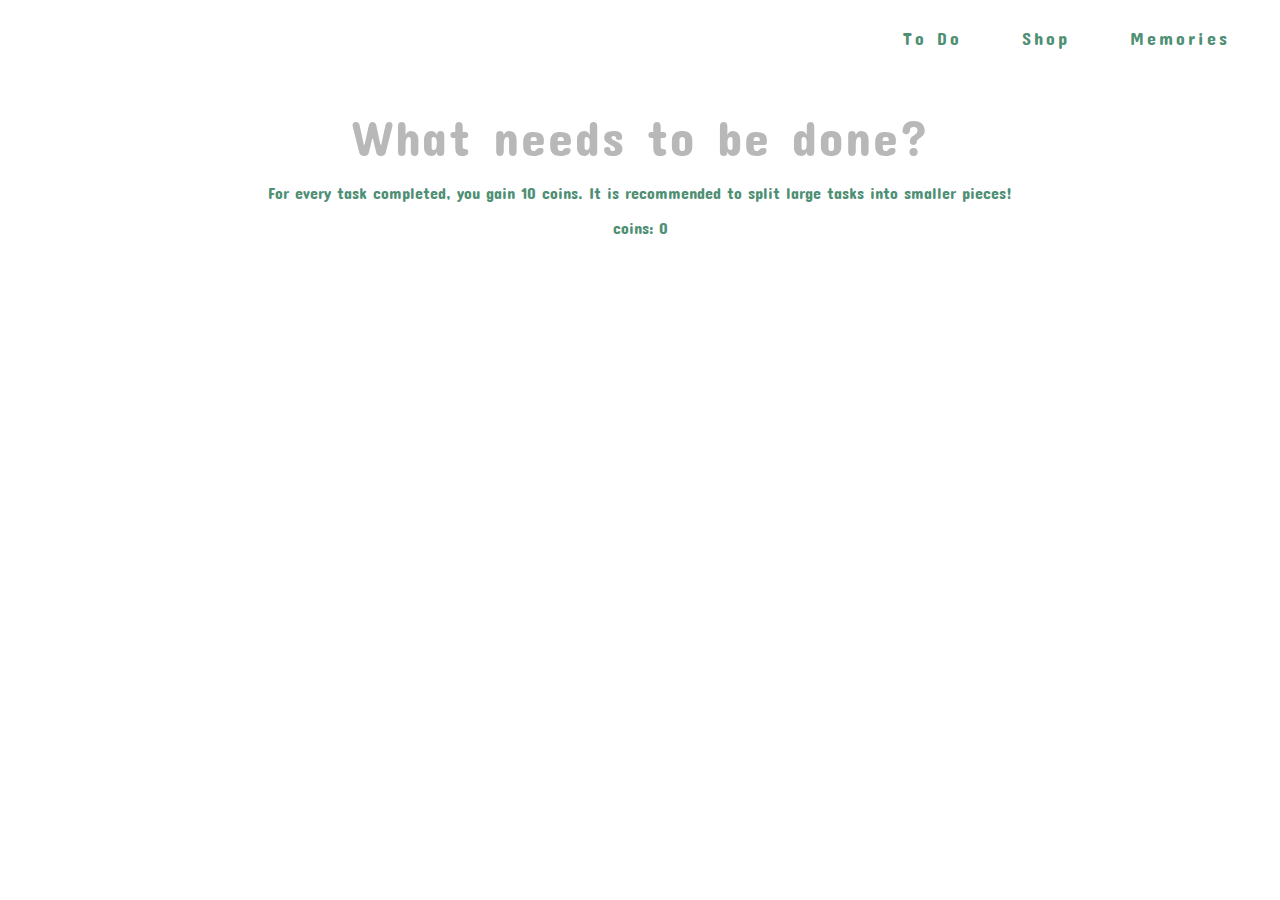
<file: index.html>
<!DOCTYPE html>
<html lang="en">
   <head>
      <meta charset="utf-8">
      <link rel="preconnect" href="https://fonts.gstatic.com">
      <link rel="preconnect" href="https://fonts.gstatic.com">
      <link rel="preconnect" href="https://fonts.gstatic.com">
      <link href="https://fonts.googleapis.com/css2?family=Concert+One&family=Kavoon&family=Montserrat&family=Space+Mono&display=swap" rel="stylesheet">
      <link rel="preconnect" href="https://fonts.gstatic.com">
<link href="https://fonts.googleapis.com/css2?family=Indie+Flower&display=swap" rel="stylesheet">
      <meta name="viewport" content="width=device-width, initial-scale=1">
      <link rel="icon" type="image/x-icon" href="favicon.png"/>
      <link rel="stylesheet" href="custom.css" />
      <title>
         To-do List
      </title>
   </head>
   <body>
      <!-- Navigation -->
    <div class="nav" id="nav">
        
        <ul class=nav-list>
        <!-- <a href="#about">Coins:</a>&nbsp; &nbsp;&nbsp;&nbsp; -->
            <a href="index.html">To Do</a>&nbsp; &nbsp;&nbsp;&nbsp;
            <a href="shop.html">Shop</a>&nbsp; &nbsp;&nbsp;&nbsp;
            <a href="collection.html">Memories</a>
        </ul>
       
    </div>

      <input id="input" placeholder="What needs to be done?">
      <p>For every task completed, you gain 10 coins. It is recommended to split large tasks into smaller pieces!</p>
      <p id="moni"></p>
      <ul id="list"></ul> 
   </body>
   <script src="app.js"></script>
</html>
</file>
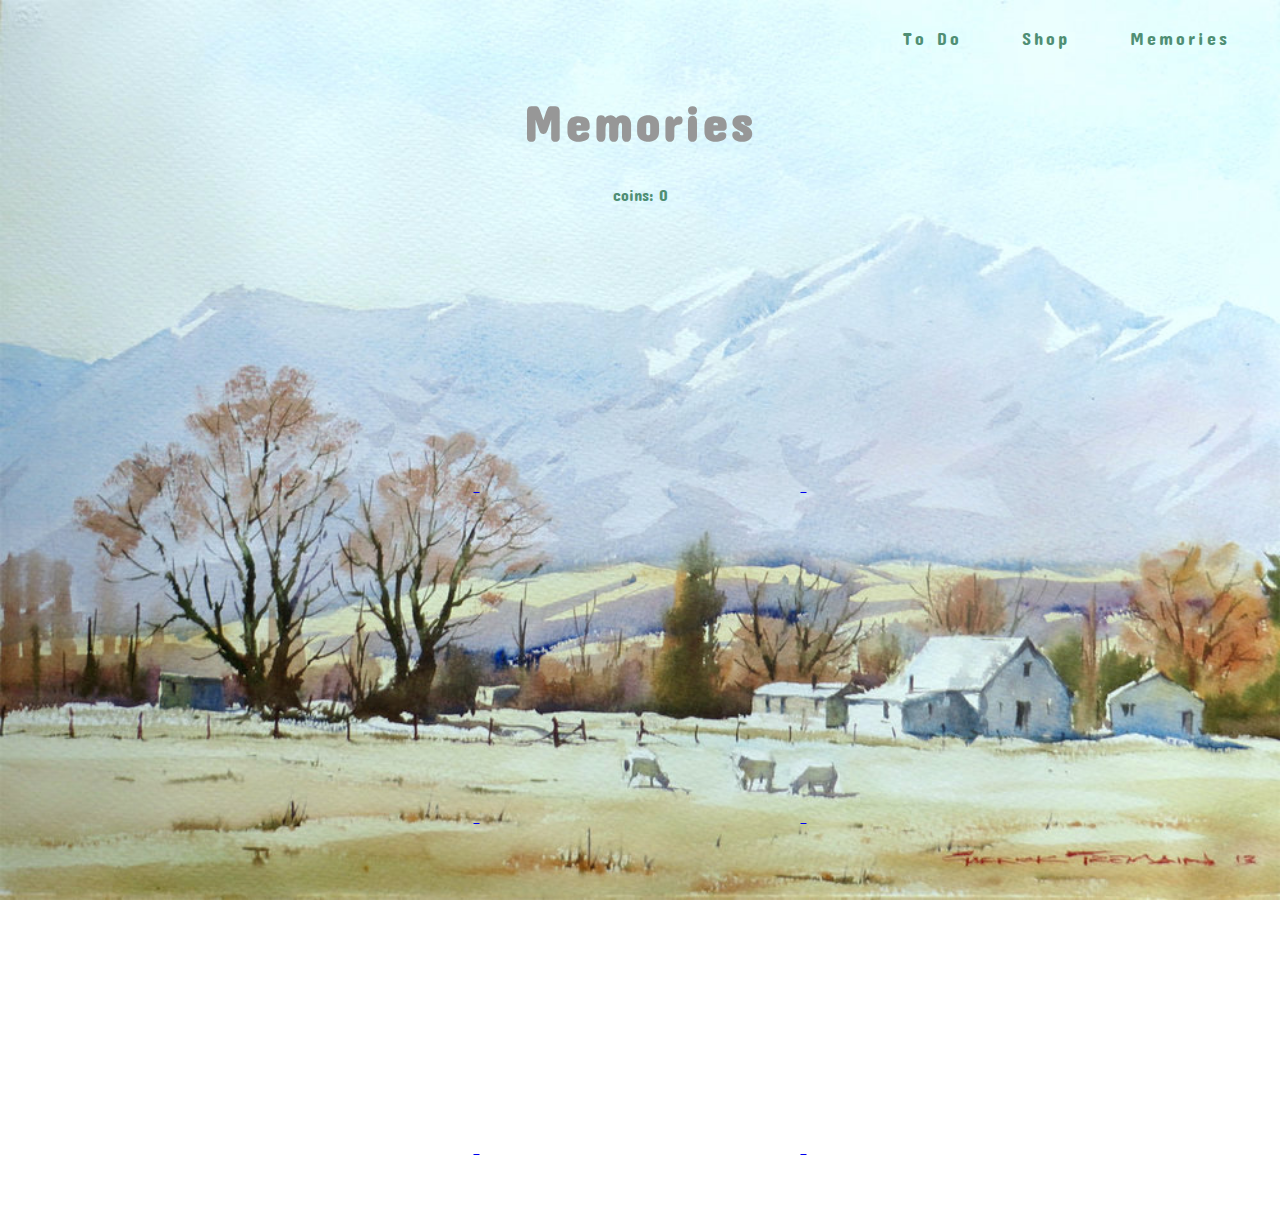
<file: collection.html>
<!DOCTYPE html>
<html lang="en">
   <head>
      <meta charset="utf-8">
            <link rel="preconnect" href="https://fonts.gstatic.com">
      <link rel="preconnect" href="https://fonts.gstatic.com">
      <link rel="preconnect" href="https://fonts.gstatic.com">
      <link href="https://fonts.googleapis.com/css2?family=Concert+One&family=Kavoon&family=Montserrat&family=Space+Mono&display=swap" rel="stylesheet">
      <link rel="preconnect" href="https://fonts.gstatic.com">
    <link href="https://fonts.googleapis.com/css2?family=Indie+Flower&display=swap" rel="stylesheet">
      <meta name="viewport" content="width=device-width, initial-scale=1">
      <link rel="icon" type="image/x-icon" href="favicon.png"/>
      <link rel="stylesheet" href="custom.css" />
      <style>
          body {
              background-image: url('park.jpg');
              background-repeat: no-repeat;
              background-attachment: fixed;
              background-size: 100% 100%;
          }
      </style>
      <title>
         Memories
      </title>
   </head>
   <body onload="loadOwned()">
         <!-- Navigation -->
    <div class="nav" id="nav">
        
        <ul class=nav-list>
        <!-- <a href="#about">Coins:</a>&nbsp; &nbsp;&nbsp;&nbsp; -->
            <a href="index.html">To Do</a>&nbsp; &nbsp;&nbsp;&nbsp;
            <a href="shop.html">Shop</a>&nbsp; &nbsp;&nbsp;&nbsp;
            <a href="collection.html">Memories</a>
        </ul>
       
    </div>

    <h1>Memories</h1>
    <p id="moni"></p>

  <div class="pic" id="pic1" visibility="hidden">
    <a href="https://youtu.be/XvZQQPF32Kg"><img src="bullTerrier.png" alt=""/>
    
    </div>
<div class="pic" id="pic2" visibility="hidden">
    <a href="https://youtu.be/bFc1EqGfd48"><img src="pug.png" alt=""/>
    
  </div>

 <div class="pic" id="pic3" visibility="hidden">
    <a href="https://youtu.be/7w8HlfC5Mb8"><img src="shiba.png" alt=""/>
    

  
</div>
 <div class="pic" id="pic4" visibility="hidden">
    <a href="https://youtu.be/lxm_2s--q3A"><img src="husky.png" alt=""/>
    

  </div>

  <div class="pic" id="pic5" visibility="hidden">
    <a href="https://youtu.be/5R2PRcWLSaE"><img src="maltese.png" alt=""/>
    
  </div>

  <div class="pic" id="pic6" visibility="hidden">
    <a href="https://youtu.be/B6jDa7PRbnE"><img src="russellTerrier.png" alt=""/>
   
  </div>

  <div class="pic" id="pic7" visibility="hidden">
    <a href="https://youtu.be/Kk66LcP4BIA"><img src="pom.png" alt=""/>
    
  </div>

  <div class="pic" id="pic8" visibility="hidden">
    <a href="https://youtu.be/NfXwt8Wqgvk"><img src="dash.png" alt=""/>
    
  </div>

  <div class="pic" id="pic9" visibility="hidden">
    <a href="https://youtu.be/nu77ETGoxAY"><img src="corgi.png" alt=""/>
 
  </div>
</div> 

        
    </body>
    <script src="app.js"></script>
</html>
</file>
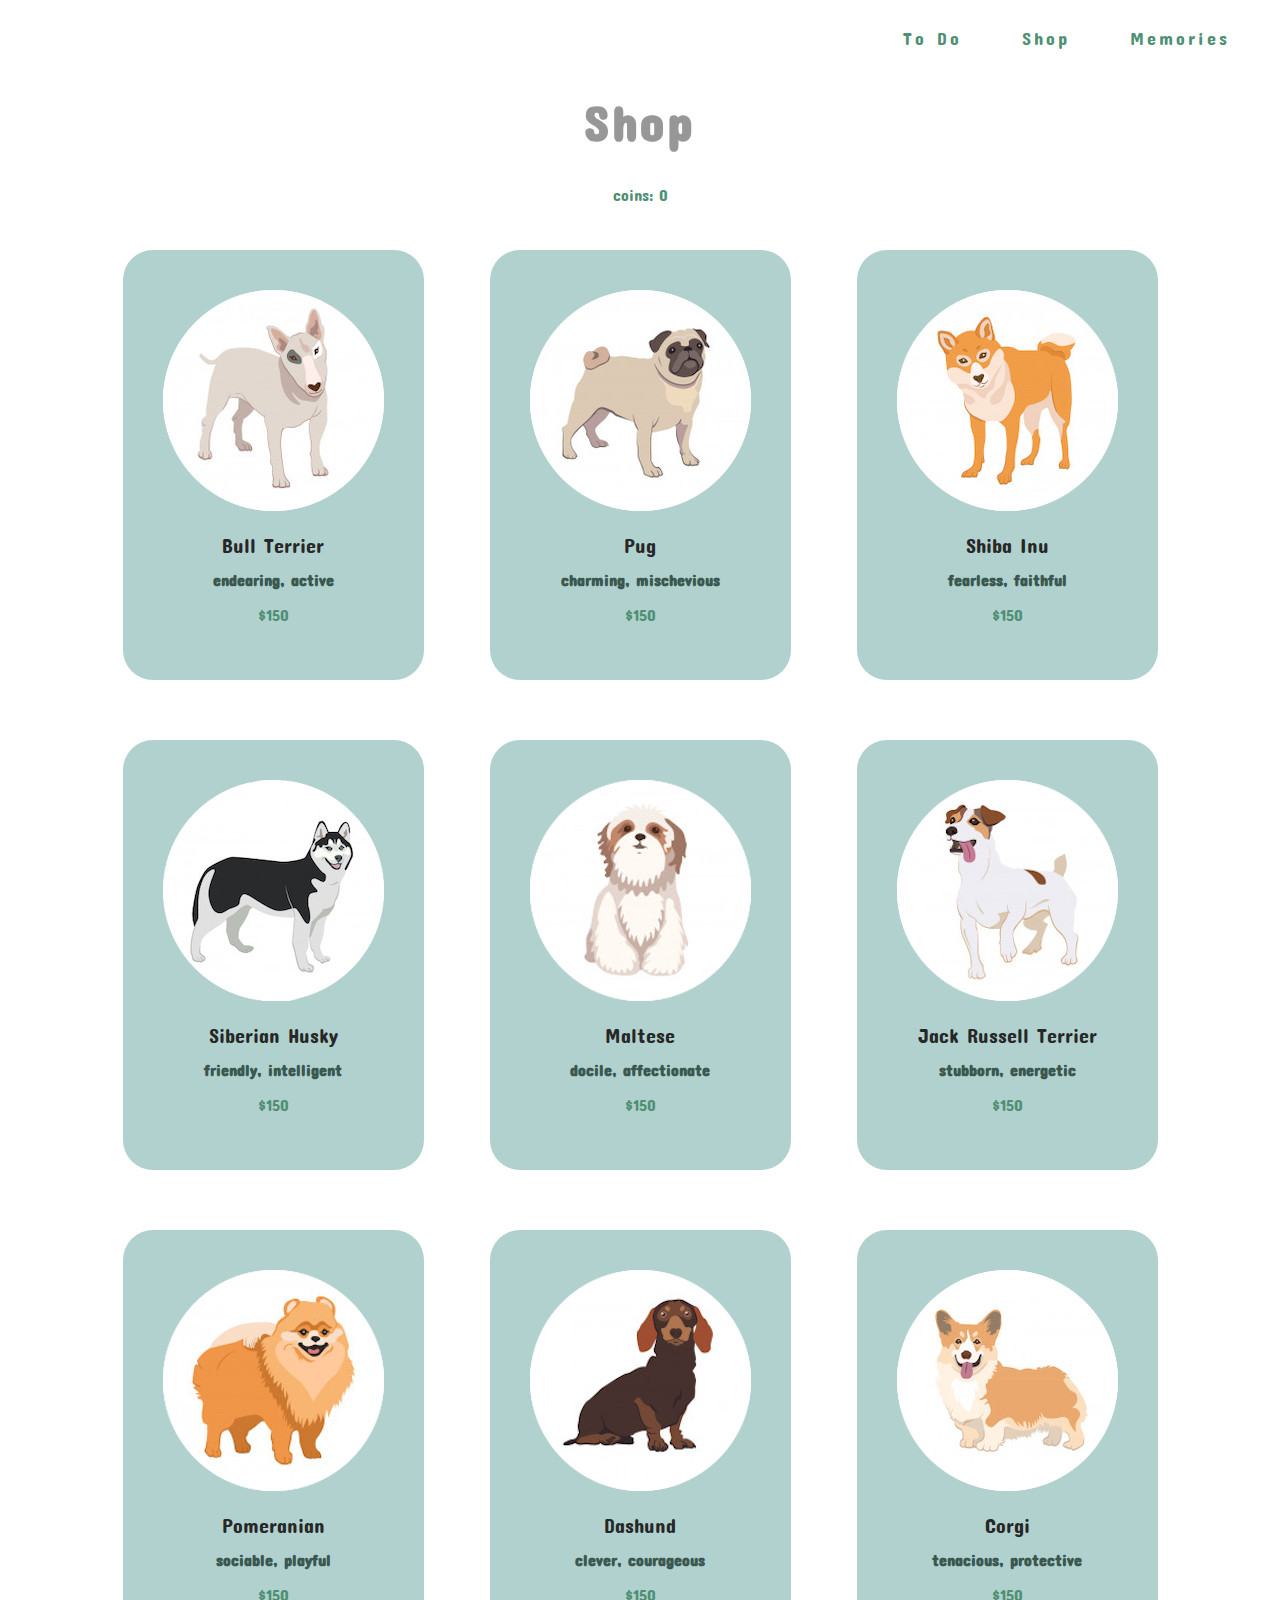
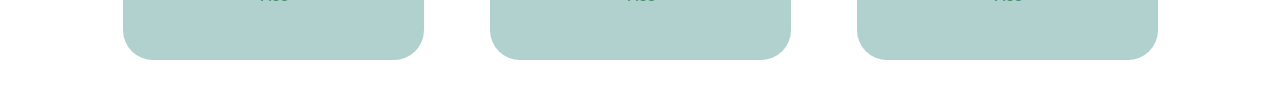
<file: shop.html>
<!DOCTYPE html>
<html lang="en">
   <head>
      <meta charset="utf-8">
      <link rel="preconnect" href="https://fonts.gstatic.com">
      <link rel="preconnect" href="https://fonts.gstatic.com">
      <link rel="preconnect" href="https://fonts.gstatic.com">
      <link href="https://fonts.googleapis.com/css2?family=Concert+One&family=Kavoon&family=Montserrat&family=Space+Mono&display=swap" rel="stylesheet">
      <link rel="preconnect" href="https://fonts.gstatic.com">
<link href="https://fonts.googleapis.com/css2?family=Indie+Flower&display=swap" rel="stylesheet">
      <meta name="viewport" content="width=device-width, initial-scale=1">
      <link rel="icon" type="image/x-icon" href="favicon.png"/>
      <link rel="stylesheet" href="custom.css" />
      <style>

      </style>
      <title>
         Shop
      </title>
      
   </head>
   <body onload="loadBought()">
         <!-- Navigation -->
    <div class="nav" id="nav">
        
        <ul class=nav-list>
        <!-- <a href="#about">Coins:</a>&nbsp; &nbsp;&nbsp;&nbsp; -->
            <a href="index.html">To Do</a>&nbsp; &nbsp;&nbsp;&nbsp;
            <a href="#about">Shop</a>&nbsp; &nbsp;&nbsp;&nbsp;
            <a href="collection.html">Memories</a>
        </ul>
       
    </div>

    <h1>Shop</h1>
    <p id="moni"></p>

<div>
  <div class="item" id="item1" onclick="unlockPet(1)">
    <img src="bullTerrier.png" alt=""/>
    <br><br><a href="">Bull Terrier</a><br>
    <h2>endearing, active</h2>
    <p name="price">$150</p>
    </div>
<div class="item" id="item2" onclick="unlockPet(2)">
    <img src="pug.png" alt=""/>
    <br><br><a href="">Pug</a><br>
    <h2>charming, mischevious</h2>
    <p name="price">$150</p>
  </div>

 <div class="item" id="item3" onclick="unlockPet(3)">
    <img src="shiba.png" alt=""/>
    <br><br><a href="">Shiba Inu</a><br>
    <h2>fearless, faithful</h2>
    <p name="price">$150</p>
</div>

 <div class="item" id="item4" onclick="unlockPet(4)">
    <img src="husky.png" alt=""/>
    <br><br><a href="">Siberian Husky</a><br>
    <h2>friendly, intelligent</h2>
    <p name="price">$150</p>
  </div>

  <div class="item" id="item5" onclick="unlockPet(5)">
    <img src="maltese.png" alt=""/>
    <br><br><a href="">Maltese</a><br>
    <h2>docile, affectionate</h2>
    <p name="price">$150</p>
  </div>

  <div class="item" id="item6" onclick="unlockPet(6)">
    <img src="russellTerrier.png" alt=""/>
    <br><br><a href="">Jack Russell Terrier</a><br>
    <h2>stubborn, energetic</h2>
    <p name="price">$150</p>
  </div>

  <div class="item" id="item7" onclick="unlockPet(7)">
    <img src="pom.png" alt=""/>
    <br><br><a href="">Pomeranian</a><br>
    <h2>sociable, playful</h2>
    <p name="price">$150</p>
  </div>

  <div class="item" id="item8" onclick="unlockPet(8)">
    <img src="dash.png" alt=""/>
    <br><br><a href="">Dashund</a><br>
    <h2>clever, courageous</h2>
    <p name="price">$150</p>
  </div>

  <div class="item" id="item9" onclick="unlockPet(9)">
    <img src="corgi.png" alt=""/>
    <br><br><a href="">Corgi</a><br>
    <h2>tenacious, protective</h2>
    <p name="price">$150</p>
  </div>
</div> 

        
    </body>
    <script src="app.js"></script>
</html>
</file>
<file: custom.css>
html{
	/* font-family: 'Space Mono', monospace; */
	
	text-align: center;
}

h1{
	letter-spacing: 3px;
	font-size: 50px;
	color: rgb(151, 151, 151);
}

body {
	text-align: center;
	font-family: 'Concert One', cursive;
	max-width: auto;
	margin: 0 auto;
} 

h2{
	font-size: 16px;
	color: rgb(58, 87, 80);
}

.nav .coins{
	text-align: left;
}

.nav .nav-list{
	font-family: 'Concert One', cursive;
    text-align: right;
    letter-spacing: 3px;
    padding-top: 10px; 
    padding-bottom: 10px;
	font-size: 1.1em;
	padding-right: 50px;
    
    /* margin-right: 30px; */

  }.nav .nav-list a, p {
	/* padding-bottom: 5px; */
	color: rgb(79, 143, 116);
    text-decoration: none;
    /* border-bottom: 1px solid rgba(155, 169, 236, 0.822);  */
}
    .nav .nav-list a:hover {
        color: #a3a3a3 }


input {
	text-align: center;
	font-family: 'Concert One', cursive;
	letter-spacing: 2px;
	padding-top: 30px;
	width: 600px;
	height: 60px;
	font-size: 50px;
	border: 0;
	color: rgb(58, 87, 80);
	
   }
   input::-webkit-input-placeholder {
	color: rgb(184, 184, 184);
	opacity: 1; /*Change the opacity between 0 and 1*/
	background: transparent;
}

input:focus {
	outline:none;

}

coins {
	padding-top: 30px;
	width: 100px;
	height: 30px;
	font-size: 14px;
}

li { 
	color: rgb(58, 87, 80);
	text-align: left;
	font-size: 40px;
	list-style: none;
	margin-left: 30px;
}

li:hover {
	text-decoration: line-through;
}

.item{
	/* width:200px; */
	text-align:center;
	display: inline-block;
	background-color: rgb(176, 209, 205);
	border: 40px solid transparent;
	border-radius: 30px;
	float:center;
	margin: 30px;
  }

.item a{
	color: #272727;
	font-size:20px;
	text-decoration-line: none;
}

.item:hover {
	background-color: #d3e0dc;
 }

  .item .img{
	float:center;
	margin: auto;
	position: relative;
	display: inline-block;
	border-radius: 20px;
	text-align: center;

  }

  .pic{
	visibility: hidden;
	text-align:center;
	display: inline-block;
	background-color: #d3e0dc;
	border: 20px solid transparent;
	border-radius: 150px;
	float: center;
	margin: 30px;
	font-family: 'Indie Flower', cursive;
  }

.pic a{
	color: #272727;
	font-size:20px;
	text-decoration-line: none;
}

.pic:hover {
	background-color: rgb(176, 209, 205);
 }

  .pic .img{
	float: center;
	position: relative;
	display: inline-block;
	text-align: center;

  }
  
  #index-gallery{
	width:465px;
	border-radius: 20px;
	
  }
</file>
